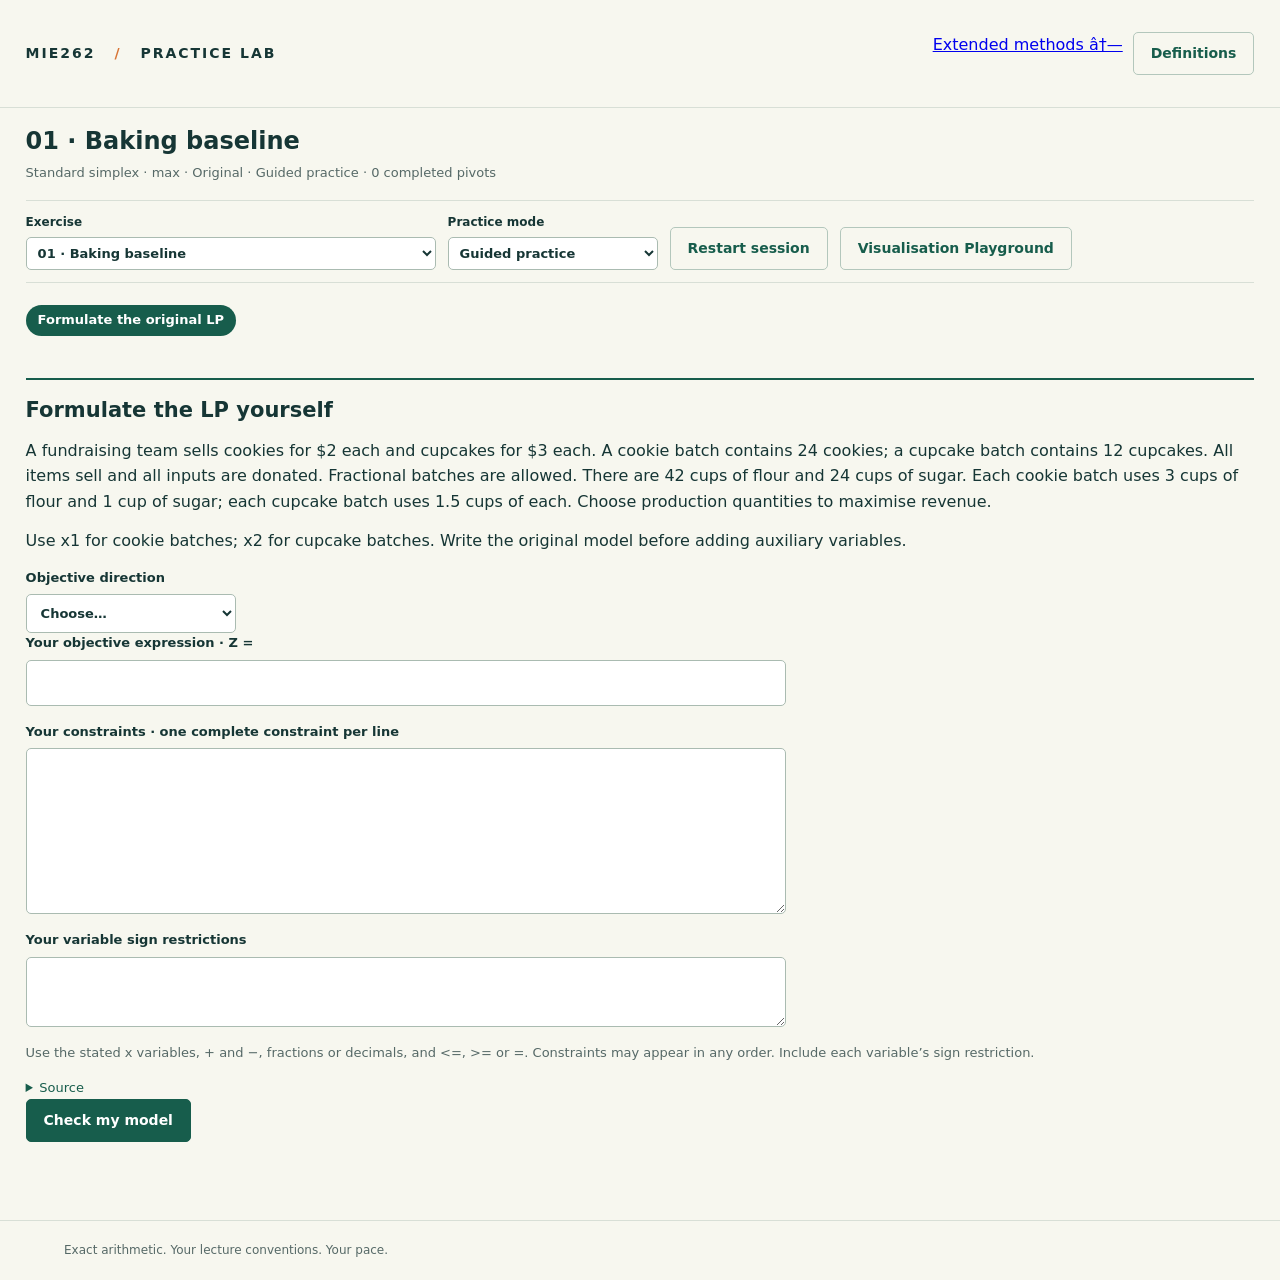
<file: index.html>
<!doctype html>
<html lang="en"><head><meta charset="utf-8"><meta name="viewport" content="width=device-width,initial-scale=1"><title>MIE262 Â· Simplex Practice Lab</title><link rel="stylesheet" href="style.css"><link rel="stylesheet" href="glossary.css"><link rel="stylesheet" href="tableau-layout.css"><link rel="stylesheet" href="workspace.css"><link rel="stylesheet" href="playground.css"></head>
<body>
<header><div class="brand">MIE262 <span>/</span> PRACTICE LAB</div><div class="actions"><a href="advanced.html" class="extended-link">Extended methods â†—</a><button id="definitions-button" class="quiet">Definitions</button></div></header>
<main>
 <section class="intro"><p class="eyebrow">DETERMINISTIC OPERATIONS RESEARCH</p><h1>Learn the move.<br>Make the pivot.</h1><p class="lede">Work through a tableau, one decision at a time. Practise the arithmetic and explain what it means.</p></section>
 <section class="toolbar" aria-label="Practice settings"><label>Exercise<select id="problem"></select></label><label>Practice mode<select id="mode"><option value="guided">Guided practice</option><option value="drill">Targeted drill</option><option value="full">Full problem</option></select></label><label id="drill-label" hidden>Skill<select id="drill"><option value="enter">Entering variable</option><option value="ratio">Ratio test & leaving variable</option><option value="pivot">Pivot calculations</option><option value="interpret">Read & interpret a solution</option></select></label><button id="restart" class="quiet">Restart session</button></section>
 <div class="layout"><div class="workspace">
 <section class="problem-card"><div class="eyebrow" id="tag"></div><h2 id="problem-title"></h2><p id="description"></p><pre id="model"></pre><p class="source" id="problem-source"></p><details><summary>How this exercise uses the source</summary><p id="adaptation"></p></details></section>
 <section class="tableau-section"><div class="section-line"><h2>Current tableau</h2><span id="iteration"></span></div><p class="caption">Row 0 uses Z + cÌ„x = current objective. Entries remain exact throughout your work. On a small screen, scroll the tableau sideways to see the RHS.</p><div class="table-scroll" id="current-tableau"></div><p id="basis-label" class="caption"></p></section>
 <section class="task-section"><div class="section-line"><h2 id="task-title"></h2><span id="step-counter"></span></div><p id="instruction"></p><div class="actions"><button id="step-definitions" class="quiet">Definitions for this step</button><button id="concept-button" class="quiet">Check a tableau concept</button></div><div id="task"></div><div class="actions"><button id="check">Check step</button><button id="hint" class="quiet">Hint</button><button id="undo" class="quiet">Undo</button></div><div id="feedback" role="status" aria-live="polite"></div><div id="hint-content" class="hint" hidden></div><p id="task-source" class="source"></p></section>
 </div><aside><section class="notes"><p class="eyebrow">YOUR WORK</p><h2>Step history</h2><p class="caption">Attempts, decisions and pivots stay visible here.</p><ol id="history"></ol><button id="export" class="quiet">Export session</button><p id="save-state" class="caption"></p></section><section class="notes"><h2>How to practise</h2><p>Try a step before asking for a hint. Enter fractions such as <strong>3/2</strong> or exact decimals such as <strong>1.5</strong>.</p><p>Any improving entering choice is accepted. Every row tied for the minimum eligible ratio is accepted.</p><p class="source" id="practice-source"></p><p class="caption">This version practises maximisation with a supplied initial feasible tableau.</p></section></aside></div>
</main>
<dialog id="definitions"><div class="section-line"><h2>Definitions & sources</h2><button id="close-definitions" class="quiet">Close</button></div><p class="caption">Your exercise and draft entries stay in place. Related exercises open in separate tabs.</p><label>Find a term, notation, example or source<input id="definition-search" type="search" placeholder="Try nonbasic, cÌ„, surplusâ€¦"></label><label>Show<select id="definition-scope"><option value="all">All terms</option><option value="step">Terms for the current step</option></select></label><p id="definition-count" class="caption"></p><details id="concept-check"><summary>Short checks using your current tableau</summary><div id="concept-tableau" class="table-scroll"></div><label>Concept<select id="concept-kind"><option value="basic">Basic and nonbasic variables</option><option value="degenerate">Degeneracy</option><option value="optimality">Optimality</option><option value="sign">Meaning of row 0</option><option value="ratio">Ratio eligibility</option></select></label><div id="concept-question"></div><button id="concept-submit">Check concept</button><p id="concept-feedback" role="status" aria-live="polite"></p></details><div id="definition-list"></div><hr><h3>Educational source boundary</h3><p>All entries use the uploaded materials and established source catalogue. Textbook references come from sections located previously through the contents and index. No additional textbook search was needed for this update.</p><p>Source folder: Uploaded course resources (kept privately)</p><p>Open Extended methods for Big M, two-phase, tableau calculations, duality and sensitivity practice.</p></dialog>
<footer>Exact arithmetic. Your lecture conventions. Your pace.</footer>
<script src="engine.js"></script><script src="content.js"></script><script src="glossary.js"></script><script src="advanced-engine.js"></script><script src="advanced-content.js"></script><script src="advanced-glossary.js"></script><script src="textbook-bank.js"></script><script src="tableau-course.js"></script><script src="session-store.js"></script><script src="session-ui.js"></script><script src="app.js"></script>
<script src="variable-prep.js"></script><script src="operation-assist.js"></script><script src="model-expressions.js"></script><script src="modelling-prep.js"></script><script src="playground-engine.js"></script><script src="playground.js"></script></body></html>
</file>
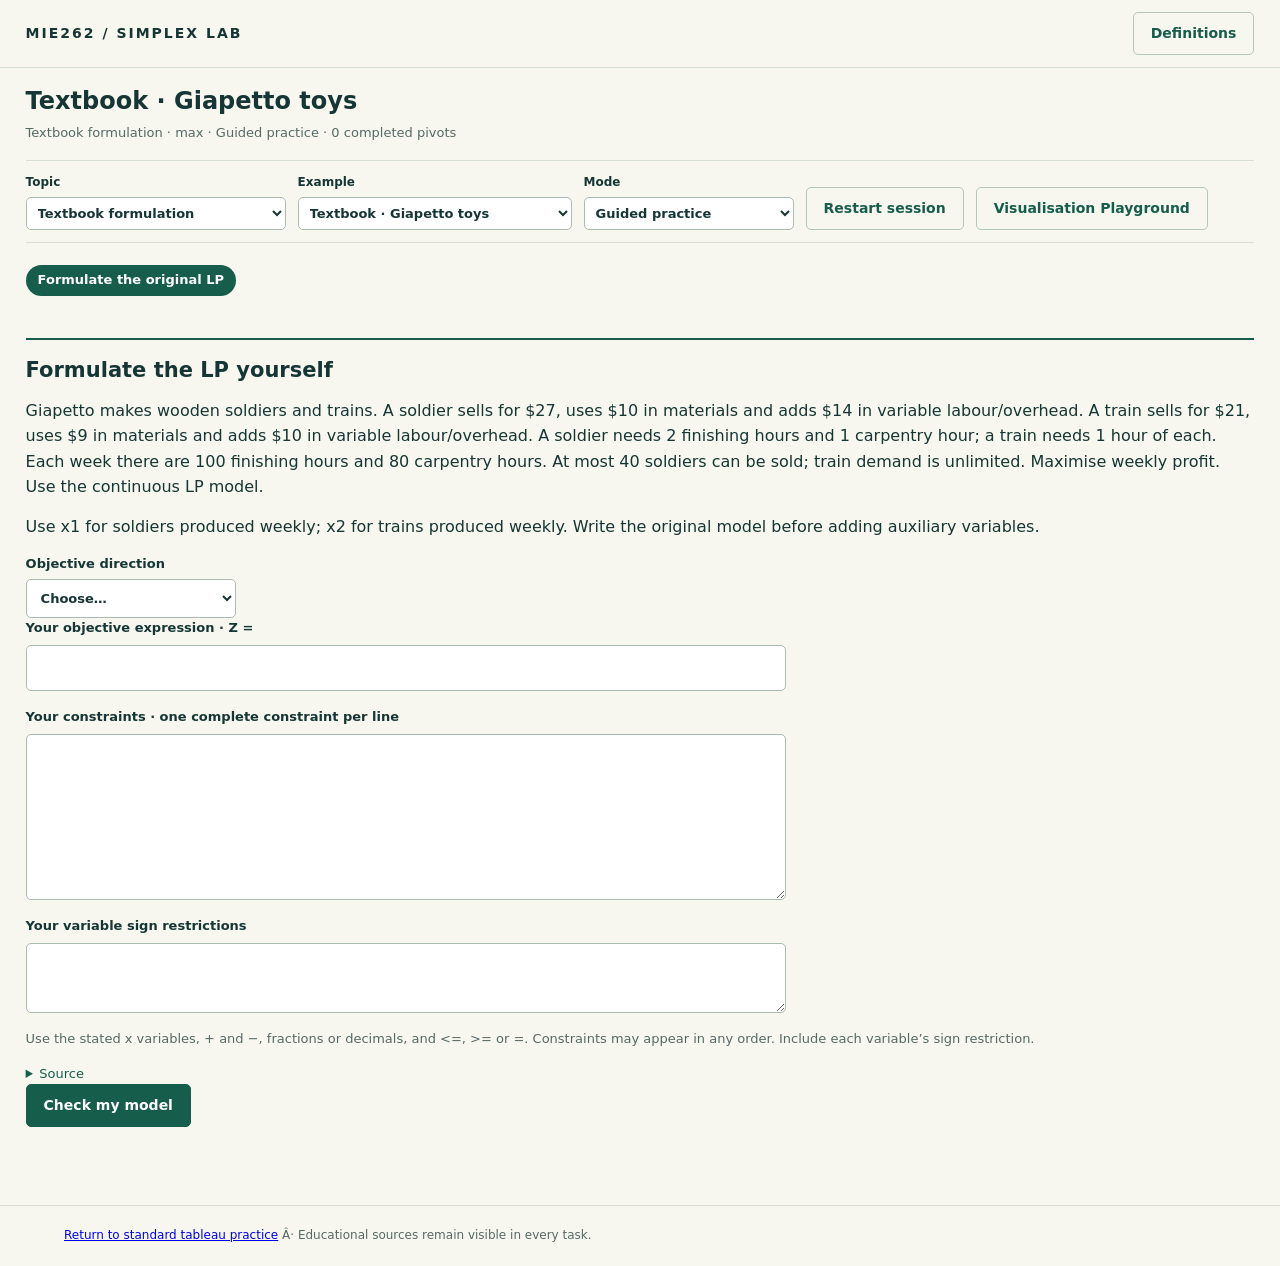
<file: advanced.html>
<!doctype html><html lang="en"><head><meta charset="utf-8"><meta name="viewport" content="width=device-width,initial-scale=1"><title>MIE262 Â· Extended Practice</title><link rel="stylesheet" href="style.css"><link rel="stylesheet" href="glossary.css"><link rel="stylesheet" href="advanced.css"><link rel="stylesheet" href="tableau-layout.css"><link rel="stylesheet" href="workspace.css"><link rel="stylesheet" href="playground.css"></head><body>
<header><a class="brand" href="index.html">MIE262 / SIMPLEX LAB</a><button id="dictionary" class="quiet">Definitions</button></header>
<main><section class="intro"><p class="eyebrow">EXTENDED PRACTICE</p><h1>Build the model.<br>Explain the evidence.</h1><p class="lede">Practise transformations, artificial-variable methods, tableau calculations, duality and sensitivity using your uploaded examples.</p></section>
<section class="toolbar"><label>Topic<select id="topic"><option value="formulate">Textbook formulation</option><option value="infeasible">Infeasible models</option><option value="special">Special cases</option><option value="transform">Non-standard transformations</option><option value="big">Big M</option><option value="two">Two-phase & infeasibility</option><option value="dual-solve">Formulate & solve the dual</option><option value="dual">Duality</option><option value="sensitivity">Sensitivity</option></select></label><label>Example<select id="example"></select></label><label>Mode<select id="practice"><option value="guided">Guided practice</option><option value="drill">Targeted drill</option><option value="full">Full problem</option></select></label><label id="checkpoint-label" hidden>Skill<select id="checkpoint"></select></label><button id="reset-advanced" class="quiet">Restart session</button></section>
<div class="layout"><div class="workspace"><section class="problem-card"><h2 id="title"></h2><pre id="given"></pre><p id="source" class="source"></p><p id="adapt-note" class="caption"></p></section><section class="tableau-section"><div class="section-line"><h2 id="working-title">Working data</h2><span id="phase"></span></div><div id="working"></div></section><section class="task-section"><h2 id="activity-title"></h2><p id="mode-note"></p><div id="activities"></div><div class="actions"><button id="submit">Check step</button><button id="advanced-hint" class="quiet">Hint</button><button id="advanced-undo" class="quiet">Undo</button></div><p id="advanced-feedback" role="status" aria-live="polite"></p><pre id="advanced-hints" hidden></pre><div id="finished" hidden class="finish"></div></section></div>
<aside><section class="notes"><h2>Submitted work</h2><ol id="advanced-history"></ol><button id="advanced-export" class="quiet">Export session</button><p class="caption" id="advanced-save"></p></section><section class="notes"><h2>Notation</h2><p>Enter exact fractions or decimals. For symbolic terms use <strong>8M-1</strong>, <strong>-M</strong> or <strong>1/2M+3/2</strong>.</p><p>In a min tableau, a positive row-0 coefficient improves the objective. In a max tableau, a negative coefficient improves it.</p><p class="source">3.2 - Non-standard LPs.pdf Â· PDF pp. 5â€“11, 18â€“23</p><p>Look up a definition at any time. Opening the panel preserves your entries.</p></section></aside></div></main>
<dialog id="advanced-dictionary"><div class="section-line"><h2>Definitions & notation</h2><button id="dictionary-close" class="quiet">Close</button></div><label>Search<input id="advanced-search" type="search" placeholder="Try artificial, phase, basis, shadowâ€¦"></label><div id="advanced-terms"></div></dialog>
<footer><a href="index.html">Return to standard tableau practice</a> Â· Educational sources remain visible in every task.</footer>
<script src="engine.js"></script><script src="content.js"></script><script src="glossary.js"></script><script src="advanced-engine.js"></script><script src="advanced-content.js"></script><script src="advanced-glossary.js"></script><script src="textbook-bank.js"></script><script src="tableau-course.js"></script><script src="session-store.js"></script><script src="session-ui.js"></script><script src="dual-practice.js"></script><script src="advanced-app.js"></script><script src="variable-prep.js"></script><script src="operation-assist.js"></script><script src="model-expressions.js"></script><script src="modelling-prep.js"></script><script src="playground-engine.js"></script><script src="playground.js"></script></body></html>
</file>
<file: style.css>
@import url('data:text/css,');
:root{--ink:#163635;--muted:#566967;--paper:#f7f7ef;--line:#d8dfd6;--green:#175d4c;--orange:#d87536}*{box-sizing:border-box}body{margin:0;background:var(--paper);color:var(--ink);font:16px/1.6 system-ui,-apple-system,Segoe UI,sans-serif}header{padding:22px 5%;display:flex;justify-content:space-between;align-items:center;border-bottom:1px solid var(--line)}.brand{font-size:14px;font-weight:750;letter-spacing:2px}.brand span{color:var(--orange);margin:0 12px}main{max-width:1440px;padding:38px 5% 60px;margin:auto}.intro{max-width:780px}.eyebrow{font-size:12px;letter-spacing:2px;font-weight:750;color:var(--green)}h1{font-family:Georgia,serif;font-weight:500;line-height:1.04;font-size:clamp(42px,5vw,70px);letter-spacing:-2px;margin:14px 0 22px}h2{font-size:21px;margin:0 0 10px}h3{font-size:18px}p{margin:8px 0 14px}.lede{font-size:18px;max-width:650px;color:var(--muted)}.toolbar{display:flex;align-items:end;gap:18px;flex-wrap:wrap;margin:34px 0;padding:20px 0;border-block:1px solid var(--line)}label{font-size:13px;font-weight:650;display:block}select,input,textarea{display:block;border:1px solid #aabbb1;border-radius:5px;background:#fff;color:var(--ink);font:inherit;padding:10px;max-width:100%}select{min-width:210px;margin-top:5px}button{border:1px solid var(--green);background:var(--green);color:white;padding:10px 17px;border-radius:5px;font:600 14px/1.5 system-ui;cursor:pointer}button:hover{filter:brightness(.94)}button:disabled{opacity:.45;cursor:default}button.quiet{background:transparent;color:var(--green);border-color:#b3c7bc}button:focus-visible,input:focus-visible,select:focus-visible,summary:focus-visible{outline:3px solid #e19a64;outline-offset:3px}.layout{display:grid;grid-template-columns:minmax(0,1fr) 300px;gap:38px}.workspace{min-width:0}.problem-card{background:#edf2e8;border-left:4px solid var(--green);padding:24px}.problem-card h2{margin-top:8px}pre{font:15px/1.8 ui-monospace,Consolas,monospace;white-space:pre-wrap}details{font-size:13px}summary{cursor:pointer;color:var(--green)}.source{font-size:12px;color:var(--muted);margin:14px 0 0}.tableau-section,.task-section{margin-top:30px}.section-line{display:flex;justify-content:space-between;align-items:center;gap:10px}.section-line span{font-size:12px;color:var(--muted)}.caption{color:var(--muted);font-size:13px}.table-scroll{overflow:auto;margin:15px 0}table{border-collapse:collapse;width:100%;font:15px/1.5 ui-monospace,Consolas,monospace;background:white}th,td{padding:12px 10px;text-align:center;border-bottom:1px solid var(--line);min-width:72px}thead{background:#e6ede4}th{font-weight:650}tbody tr:first-child{background:#f3f5ec;border-bottom:2px solid #9bada0}.highlight{background:#fff0db!important}.pivot-cell{box-shadow:inset 0 0 0 2px var(--orange)}td input{width:88px;padding:8px;text-align:center;font:inherit}td input.error{border:2px solid #b54428;background:#fff3ec}.task-section{border-top:2px solid var(--green);padding-top:22px}.task-section select{max-width:400px}.actions{display:flex;gap:10px;flex-wrap:wrap;margin:20px 0}#feedback{padding:0;font-size:14px}#feedback:not(:empty){padding:14px 16px;background:#e7f0e4;border-left:3px solid var(--green)}#feedback.error{background:#fff0e5;border-color:#a84828}.hint{background:#fff2da;border-left:3px solid var(--orange);padding:16px;margin-top:16px}.notes{border-top:1px solid var(--line);padding:20px 0;margin-bottom:24px}.notes h2{font-family:Georgia,serif;font-size:26px;font-weight:500}#history{padding-left:24px;max-height:650px;overflow:auto;font-size:13px}#history li{padding:10px 4px;border-bottom:1px solid var(--line)}.row-fields{display:flex;gap:16px;flex-wrap:wrap}.row-fields label{margin-bottom:14px}.row-fields input{width:105px;margin-top:6px}.finish{border-left:4px solid var(--orange);background:#fff2da;padding:18px}.definition{border-bottom:1px solid var(--line);padding:16px 0}.definition h3{margin:0}.definition p{font-size:14px}.definition .example{color:var(--muted)}dialog{width:min(720px,94vw);max-height:85vh;overflow:auto;border:1px solid var(--line);border-radius:8px;padding:26px;background:var(--paper);color:var(--ink)}dialog::backdrop{background:#133b35aa}dialog input{width:100%;margin-top:8px}footer{border-top:1px solid var(--line);padding:20px 5%;font-size:12px;color:var(--muted)}[hidden]{display:none!important}@media(max-width:1000px){.layout{grid-template-columns:1fr}aside{display:grid;grid-template-columns:1fr 1fr;gap:25px}.toolbar{gap:12px}}@media(max-width:600px){header{gap:12px}.brand{font-size:10px;letter-spacing:1px}header button{font-size:12px;padding:8px}main{padding-top:25px}.toolbar label{width:100%}.toolbar select{width:100%}aside{grid-template-columns:1fr}.problem-card{padding:18px}.actions button{flex:1}th,td{padding:9px 6px}h1{letter-spacing:-1px}}
</file>
<file: glossary.css>
.notation{font:15px/1.7 ui-monospace,Consolas,monospace;color:#175d4c;background:#eaf0e4;padding:8px 12px}.notation-note{border-left:3px solid #d87536;background:#fff2da;padding:10px 14px}.related-links{display:flex;gap:10px;flex-wrap:wrap;margin:12px 0}.related-links a{font-size:13px;color:#175d4c;text-underline-offset:3px}.related-links a:focus-visible{outline:3px solid #e19a64;outline-offset:3px}#concept-check{background:#edf2e8;padding:14px;margin:20px 0}#concept-check summary{font-weight:650}#concept-check select{width:100%;min-width:0;margin-bottom:15px}#concept-feedback{font-size:14px}#definition-scope{min-width:0;width:100%}#concept-tableau table{font-size:13px}#concept-tableau th,#concept-tableau td{min-width:60px;padding:8px}

.variable-question{margin-top:18px}.variable-prep select{min-width:0;width:100%;max-width:100%}.variable-prep .invalid{border:2px solid #a84828}

.operation-cell{min-width:190px}.operation-cell textarea{width:190px;font:14px/1.5 ui-monospace,Consolas,monospace;resize:vertical;text-align:left}
</file>
<file: tableau-layout.css>
/* Give calculations the full screen width; keep supporting notes below them. */
main{max-width:none;padding-left:clamp(12px,2vw,36px);padding-right:clamp(12px,2vw,36px)}
.layout{grid-template-columns:minmax(0,1fr)}
aside{display:grid;grid-template-columns:minmax(0,1fr) minmax(0,1fr);gap:30px}
.table-scroll{max-width:100%;overflow:visible}
table{width:100%;table-layout:fixed}
th,td{min-width:0;padding:10px 6px;overflow-wrap:anywhere}
td input,#activities td input{width:100%;min-width:0;max-width:100%;padding:8px 4px!important}
.operation-cell{min-width:0;width:20%}
.operation-cell textarea{width:100%;min-width:0;max-width:100%}
.operation-apply{max-width:100%;padding:8px;font-size:12px}
.operation-status{font-size:12px}
.tableau-snapshot{margin:24px 0}
.pivot-comparison{display:grid;grid-template-columns:minmax(0,2fr) minmax(0,3fr);gap:18px;align-items:start;scroll-margin-top:16px}
.pivot-reference,.pivot-editor{min-width:0;padding:12px;background:#edf2e8;border:1px solid var(--line);border-radius:5px}
.pivot-reference{position:sticky;top:16px}
.pivot-comparison h3{font-size:16px;margin:0 0 10px}
.pivot-reference select{width:100%;min-width:0;font-size:13px;padding:6px}
.pivot-comparison table{font-size:12px}
.pivot-comparison th,.pivot-comparison td{padding:6px 3px}
.pivot-comparison td input,#activities .pivot-comparison td input{font-size:12px;padding:5px 2px!important}
.pivot-comparison .operation-cell textarea{font-size:12px;padding:5px;min-height:48px}
.pivot-comparison .operation-apply{padding:4px;font-size:11px}
.pivot-comparison .caption{font-size:12px;margin:8px 0}
@media(max-width:1100px){.pivot-comparison{grid-template-columns:1fr}.pivot-reference{position:static}}
@media(max-width:700px){
 aside{grid-template-columns:1fr}
 /* On narrow screens present each row as labelled cells, rather than scrolling. */
 .workspace table{display:block;table-layout:auto;background:transparent}
 .workspace table thead{display:none}
 .workspace table tbody{display:block}
 .workspace table tbody tr{display:grid;grid-template-columns:repeat(2,minmax(0,1fr));gap:8px;margin:14px 0;padding:12px;background:#edf2e8;border:1px solid var(--line)}
 .workspace table tbody tr>th{grid-column:1/-1;text-align:left;padding:6px;border:0}
 .workspace table td{display:block;border:0;background:white;padding:8px;text-align:left}
 .workspace table td::before{content:attr(data-column-label);display:block;font:600 12px/1.5 system-ui;color:var(--muted);margin-bottom:6px}
 .workspace table td.operation-cell{grid-column:1/-1;width:auto}
 .workspace table td input{text-align:left}
}
</file>
<file: workspace.css>
.intro{max-width:none}.intro h1{font:600 24px/1.3 system-ui;letter-spacing:0;margin:0 0 6px}.intro p{font-size:13px;color:var(--muted);margin:0}
header{padding:12px 2vw}main{padding-top:18px}.toolbar{margin:16px 0;padding:12px 0;gap:12px}.toolbar select{padding:7px;font-size:13px}.toolbar label{font-size:12px}
#session-progress{display:flex;gap:6px;flex-wrap:wrap;margin:10px 0 18px;font-size:13px}#session-progress span{padding:5px 12px;border-radius:20px;background:#e9eee5}#session-progress [aria-current]{background:var(--green);color:white;font-weight:650}
.problem-summary{padding:10px 14px;border:1px solid var(--line);margin-bottom:12px}.problem-summary summary{font-size:14px;font-weight:600}.problem-summary .problem-card{padding:12px;margin-top:8px}.verified-variables summary{font-size:14px;font-weight:600}.verified-variables[open]>h2{margin-top:16px}
.variable-prep{margin-top:12px;padding-top:12px}.variable-prep:has(.verified-variables){padding:12px;border:1px solid var(--line)}.variable-question{margin-top:10px}.variable-prep p{margin:6px 0}.variable-prep .source{font-size:11px}
.source-disclosure{font-size:12px;margin:8px 0}.source-disclosure p{margin-top:6px}.task-section{margin-top:18px;padding-top:14px}.task-card{padding:12px 0}.task-card h3{margin:0 0 6px}#mode-note{font-size:13px;margin-bottom:8px}
.primary-actions{position:sticky;bottom:0;z-index:5;padding:10px;background:var(--paper);border:1px solid var(--line);border-radius:6px;margin:8px 0}
.assist-controls{padding:8px 0;margin:8px 0;border-top:0}.assist-controls details{font-size:12px}.assist-controls p{margin:6px 0}.assist-controls>label{font-size:13px}
body:is([data-step="pivot"],[data-step="canonical"]) .workspace>.tableau-section:not(#tableau-trail){display:none}
.pivot-comparison{gap:14px;scroll-margin-top:14px}.pivot-reference,.pivot-editor{padding:10px}.pivot-reference{position:sticky;top:10px}.pivot-comparison table{font-size:13px}.pivot-comparison td input,#activities .pivot-comparison td input{font-size:13px}.pivot-comparison .operation-cell textarea{font-size:13px}.pivot-comparison .operation-cell{width:18%}
.mobile-comparison-tabs{display:none}.field-error{font:12px/1.4 system-ui;color:#8a321b;margin:6px 0}.invalid,[aria-invalid="true"]{outline:2px solid #a84828;outline-offset:-2px}input:focus-visible,textarea:focus-visible,select:focus-visible,a:focus-visible,summary:focus-visible,button:focus-visible{outline:3px solid #c66b20;outline-offset:2px}
#session-review{margin-top:22px;border-top:1px solid var(--line);padding-top:16px}.review-tabs{display:flex;gap:8px;flex-wrap:wrap;margin:12px 0}.review-tabs button{font-size:13px;padding:7px 12px}.tableau-snapshot{border:1px solid var(--line);border-radius:5px;margin:8px 0;padding:10px;font-size:13px}.tableau-snapshot>summary{font-weight:650}.tableau-snapshot .table-scroll{margin:10px 0}.tableau-snapshot .view-iteration{font-size:12px;padding:5px 10px;margin-top:10px}.iteration-notes p{font-size:13px}.completion-review{padding:16px;border:1px solid var(--line);margin-top:16px}#source-review p{font-size:14px}#reasoning-review .notes{border:0;margin:0;padding-top:0}
@media(min-width:1101px){#active-workspace:has(.pivot-comparison)>#activity-title,#active-workspace:has(.pivot-comparison)>h2:first-child{font-size:18px}#active-workspace:has(.pivot-comparison) .task-card>p.caption{display:none}}
@media(max-width:1100px){.pivot-comparison{display:block}.pivot-reference{position:static}.mobile-comparison-tabs{display:flex;gap:8px;margin:10px 0}.pivot-comparison[data-pane="editor"]>.pivot-reference{display:none}.pivot-comparison[data-pane="reference"]>.pivot-editor{display:none}.primary-actions{flex-wrap:wrap}.intro h1{font-size:20px}}
@media(max-width:700px){.primary-actions button{flex:initial;font-size:13px;padding:8px 10px}.tableau-snapshot>summary{overflow-wrap:anywhere}#session-progress span{padding:4px 8px}.pivot-comparison table{font-size:14px}.operation-cell textarea{font-size:14px!important}.toolbar select{min-width:0;width:100%}}

tr[data-verified="true"]>th::after{content:"Pivot row verified";display:block;font:11px/1.4 system-ui;color:var(--green);margin-top:4px}tr[data-computed="true"]>th::after{content:"Calculated";display:block;font:11px/1.4 system-ui;color:var(--green);margin-top:4px}
.pivot-editor table th:last-child{width:22%}.pivot-editor table th:first-child{width:10%}.pivot-comparison .operation-cell textarea{min-height:34px;height:38px;line-height:1.3}.pivot-comparison .operation-status{font:11px/1.35 system-ui;text-align:left;margin:4px 0;overflow-wrap:normal}.pivot-comparison .operation-apply{width:100%;font-size:11px;padding:3px}

#active-workspace{scroll-margin-top:46px}#session-progress{position:sticky;top:0;z-index:6;background:var(--paper);padding:6px 0}
/* Selected operation on a reference/saved tableau. */
.pivot-reference .pivot-row-selected,.snapshot-table .pivot-row-selected{background:#e1eff9!important}
.pivot-reference .pivot-column-selected,.snapshot-table .pivot-column-selected{background:#fff0cd!important}
.pivot-reference .pivot-element-selected,.snapshot-table .pivot-element-selected{background:#cdebdc!important;box-shadow:inset 0 0 0 3px #267454;font-weight:800}
#pivot-summary.caption{font-size:clamp(18px,1.6vw,22px);font-weight:800;line-height:1.4;color:#123d32;background:#e5f1eb;border:2px solid #267454;border-left-width:6px;border-radius:6px;padding:10px 14px;margin:12px 0}
.model-row{display:flex;gap:10px;align-items:end;flex-wrap:wrap;margin:14px 0;padding:12px;background:#edf2e8;border-radius:6px}.model-row strong{min-width:90px}.model-row .coefficient input{width:110px}.model-row select{min-width:140px}.model-row span{padding-bottom:10px}#modelling-prep [aria-invalid=true]{border:2px solid #a84828}#modelling-prep{margin:18px 0}.modelling-pending #variable-prep,.modelling-pending #active-workspace,.modelling-pending .tableau-section,.modelling-pending #session-review,.modelling-pending .problem-summary{display:none!important}
#free-objective,#free-constraints,#free-domain{width:100%;max-width:760px;font:16px/1.5 ui-monospace,Consolas,monospace;margin:6px 0 16px}#free-constraints,#free-domain{resize:vertical}
</file>
<file: playground.css>
#visual-playground{width:min(1400px,96vw);max-width:96vw;max-height:94vh;padding:1.25rem;border:1px solid #8bada2;border-radius:12px;overflow:auto}#visual-playground::backdrop{background:#142d25aa}#visual-playground header{display:flex;align-items:center;justify-content:space-between;gap:1rem;position:sticky;top:-1.25rem;background:#f8faf6;z-index:2}#visual-playground h2{font-size:1.5rem}#visual-playground label{display:inline-flex;flex-direction:column;gap:.3rem;margin:.4rem}#visual-playground label:has([type=checkbox]){display:flex;flex-direction:row}#visual-playground button{margin:.3rem}#visual-playground [role=tablist]{display:flex;flex-wrap:wrap;border-bottom:2px solid #ceddd4}#visual-playground [aria-selected=true]{background:#174f3f;color:white}#visual-playground svg{width:100%;max-height:470px;overflow:hidden;background:#fff;border:1px solid #dce5dc}#visual-playground svg text{font-size:14px;fill:#203a31}#visual-playground input:not([type=checkbox]),#visual-playground select{max-width:100%;min-width:0}#visual-playground input[type=range]{width:240px}.pg-split{display:grid;grid-template-columns:minmax(0,2fr) minmax(220px,1fr);gap:1rem}.pg-table{max-width:100%;overflow:auto}.pg-table table{width:100%;font-size:.9rem}.pg-table td,.pg-table th{padding:.45rem;white-space:normal;overflow-wrap:anywhere}.pg-matrices{display:grid;grid-template-columns:repeat(auto-fit,minmax(190px,1fr));gap:1rem}#visual-playground :focus-visible{outline:3px solid #cc6a17;outline-offset:3px}#pg-panel{min-width:0}#pg-panel [role=status]{min-height:1.5em}#visual-playground fieldset{border:1px solid #bbcfc3;border-radius:6px}#pg-session{padding:.5rem;background:#e9f1eb}@media(max-width:700px){.pg-split{grid-template-columns:1fr}#visual-playground{padding:.6rem;width:98vw;max-width:98vw}#visual-playground header{position:static}#visual-playground h2{font-size:1.2rem}.pg-table table{font-size:.85rem}#visual-playground button{min-height:40px}}
#visual-playground input[type=checkbox]{width:1.2rem;height:1.2rem;min-width:1.2rem;margin-right:.5rem}#visual-playground fieldset label:has([type=checkbox]){align-items:center;justify-content:flex-start;flex-wrap:nowrap}#visual-playground label:has([type=checkbox]){font-size:1rem}
</file>
<file: advanced.css>
header a{text-decoration:none;color:var(--ink)}.task-card{border-bottom:1px solid var(--line);padding:16px 0}.task-card h3{margin:0 0 8px}.task-card p{font-size:14px}.task-card .table-scroll{margin:10px 0}.task-card select{min-width:0;max-width:100%;width:100%;font-size:14px}#advanced-feedback:not(:empty){padding:14px;border-left:3px solid var(--green);background:#e7f0e4}#advanced-feedback.error{background:#fff0e5;border-color:#a84828}#advanced-hints{background:#fff2da;padding:16px;overflow:auto;font:14px/1.7 system-ui;white-space:pre-wrap}#advanced-history{padding-left:20px;font-size:13px;max-height:750px;overflow:auto}#advanced-history li{padding:10px 0;border-bottom:1px solid var(--line)}#advanced-history pre{font-size:12px;white-space:pre-wrap}#working pre{padding:14px;background:white;overflow:auto}#activities input{width:100px;text-align:center}#activities .single{width:180px}#finished a{color:var(--green)}.definition-link{font-size:12px;margin-top:10px}.task-card input.invalid{border:2px solid #a84828;background:#fff0e5}

.variable-question{margin-top:18px}.variable-prep select{min-width:0;width:100%;max-width:100%}.variable-prep .invalid{border:2px solid #a84828}
</file>
